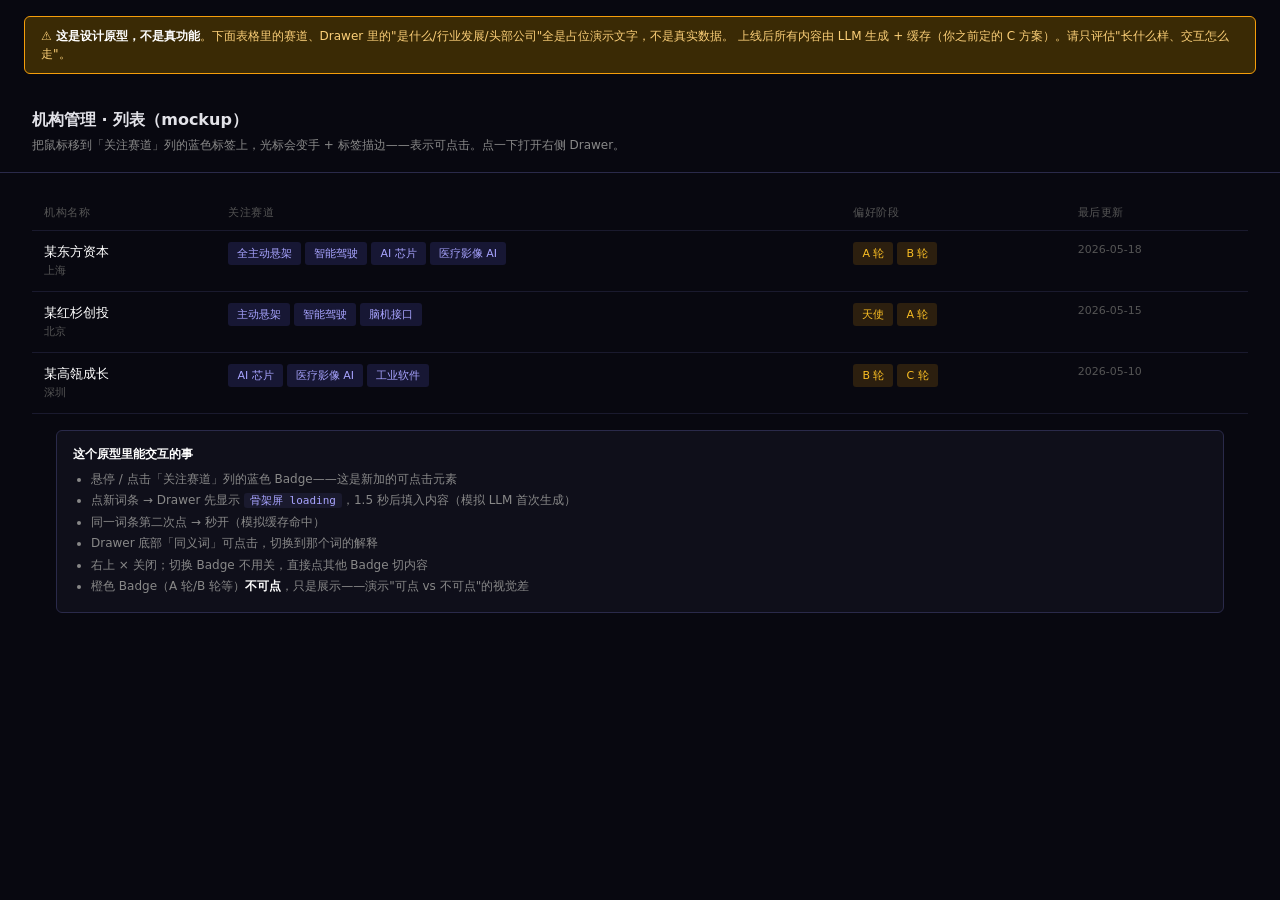
<file: docs/sector-drawer-mockup.html>
<!doctype html>
<html lang="zh-CN">
<head>
<meta charset="utf-8" />
<title>赛道词条 Drawer 原型 · fa-matching</title>
<style>
  :root {
    --bg-base:#080810; --bg-surface:#0f0f1a; --bg-elevated:#1a1a2e;
    --border:#2a2a4a; --text-primary:#e2e2e8; --text-secondary:#888888;
    --text-muted:#555555; --accent:#5b5bd6; --accent-light:#8b5cf6;
    --success:#3ecf8e; --warning:#f59e0b; --danger:#ef4444;
  }
  *,*::before,*::after{box-sizing:border-box;margin:0;padding:0}
  body{background:var(--bg-base);color:var(--text-primary);
       font-family:'Inter',-apple-system,system-ui,sans-serif;font-size:13px;line-height:1.5}
  a{color:var(--accent-light);text-decoration:none}
  a:hover{text-decoration:underline}

  .notice{background:#3a2a05;border:1px solid var(--warning);color:#fbcf78;
          padding:10px 16px;font-size:12px;margin:16px 24px;border-radius:6px}
  .notice b{color:#fff}

  header{padding:18px 32px 0;border-bottom:1px solid var(--border)}
  header h1{font-size:16px;font-weight:600;margin-bottom:4px}
  header p{color:var(--text-secondary);font-size:12px;margin-bottom:18px}

  main{padding:24px 32px;display:flex;gap:20px;align-items:flex-start;min-height:calc(100vh - 220px)}
  .listcol{flex:1;min-width:0}

  table{width:100%;border-collapse:collapse}
  th{text-align:left;padding:8px 12px;color:var(--text-muted);font-size:11px;font-weight:500;
     text-transform:uppercase;letter-spacing:.5px;border-bottom:1px solid var(--bg-elevated)}
  td{padding:11px 12px;border-bottom:1px solid var(--bg-elevated);vertical-align:top}
  td .iname{color:#fff;font-weight:500;margin-bottom:2px}
  td .iloc{color:var(--text-muted);font-size:11px}

  .badges{display:flex;flex-wrap:wrap;gap:4px}
  .badge{font-size:11px;padding:2px 8px;border-radius:3px;background:rgba(91,91,214,.18);
         color:#a8a4ff;cursor:pointer;border:1px dashed transparent;transition:all .12s ease;
         user-select:none;line-height:1.6}
  .badge:hover{background:rgba(91,91,214,.32);border-color:rgba(139,92,246,.6);color:#fff}
  .badge.amber{background:rgba(245,158,11,.15);color:#fbbf24;cursor:default}
  .badge.amber:hover{background:rgba(245,158,11,.15);border-color:transparent;color:#fbbf24}
  .badge.active{background:var(--accent);color:#fff;border-color:transparent}

  aside.drawer{width:520px;flex-shrink:0;position:sticky;top:0;align-self:flex-start;
               border:1px solid var(--border);border-radius:8px;background:var(--bg-surface);
               overflow:hidden;display:none}
  aside.drawer.open{display:block;animation:slideIn .18s ease}
  @keyframes slideIn{from{transform:translateX(12px);opacity:0}to{transform:none;opacity:1}}

  .drawer-head{padding:14px 16px 14px 20px;border-bottom:1px solid var(--border);
               display:flex;align-items:center;gap:10px}
  .drawer-head .title{font-weight:600;font-size:15px;color:#fff;flex:1;
                      overflow:hidden;text-overflow:ellipsis;white-space:nowrap}
  .drawer-head .close{background:transparent;border:none;color:var(--text-muted);
                      font-size:20px;padding:0 4px;line-height:1}
  .drawer-head .close:hover{color:#fff}

  .meta-row{padding:8px 20px;background:rgba(245,158,11,.06);border-bottom:1px solid var(--border);
            display:flex;align-items:center;gap:12px;font-size:11px;color:var(--text-secondary)}
  .meta-row .dot{width:5px;height:5px;border-radius:50%;background:var(--warning)}
  .meta-row button{background:transparent;border:1px solid var(--border);color:var(--text-secondary);
                   font-size:11px;padding:3px 10px;border-radius:4px;margin-left:auto}
  .meta-row button:hover{color:#fff;border-color:var(--accent-light)}

  .drawer-body{padding:20px;max-height:calc(100vh - 200px);overflow:auto}
  .section{margin-bottom:20px}
  .section:last-child{margin-bottom:0}
  .section h3{font-size:11px;color:var(--text-muted);text-transform:uppercase;letter-spacing:.5px;
              font-weight:500;margin-bottom:8px}
  .section p{font-size:13px;line-height:1.65;color:var(--text-primary)}
  .companies{display:flex;flex-direction:column;gap:8px}
  .company{padding:8px 10px;border:1px solid var(--bg-elevated);border-radius:6px;
           background:var(--bg-elevated)}
  .company .cname{color:#fff;font-weight:500;margin-bottom:2px;font-size:13px}
  .company .cdesc{color:var(--text-secondary);font-size:12px;line-height:1.5}
  .synonyms{display:flex;flex-wrap:wrap;gap:6px}
  .synonyms .syn{font-size:12px;padding:3px 10px;border-radius:4px;
                 background:rgba(139,92,246,.12);color:var(--accent-light);cursor:pointer;
                 border:1px solid rgba(139,92,246,.3)}
  .synonyms .syn:hover{background:rgba(139,92,246,.25);color:#fff}

  /* skeleton 骨架屏 */
  .skel{background:linear-gradient(90deg,var(--bg-elevated) 0%,rgba(91,91,214,.12) 50%,var(--bg-elevated) 100%);
        background-size:200% 100%;animation:shimmer 1.4s linear infinite;border-radius:4px}
  @keyframes shimmer{0%{background-position:200% 0}100%{background-position:-200% 0}}
  .skel.h12{height:12px}.skel.h14{height:14px}.skel.h40{height:40px}
  .skel.w40{width:40%}.skel.w60{width:60%}.skel.w80{width:80%}.skel.w100{width:100%}
  .skel-stack > *{margin-bottom:8px}

  .legend{margin:16px 24px;padding:14px 16px;background:var(--bg-surface);border:1px solid var(--border);
          border-radius:6px;font-size:12px;color:var(--text-secondary)}
  .legend b{color:#fff}
  .legend code{background:var(--bg-elevated);padding:1px 6px;border-radius:3px;font-size:11px;color:#a8a4ff}
  .legend ul{margin-top:6px;padding-left:18px;line-height:1.8}
</style>
</head>
<body>

<div class="notice">
  ⚠️ <b>这是设计原型，不是真功能</b>。下面表格里的赛道、Drawer 里的"是什么/行业发展/头部公司"全是占位演示文字，不是真实数据。
  上线后所有内容由 LLM 生成 + 缓存（你之前定的 C 方案）。请只评估"长什么样、交互怎么走"。
</div>

<header>
  <h1>机构管理 · 列表（mockup）</h1>
  <p>把鼠标移到「关注赛道」列的蓝色标签上，光标会变手 + 标签描边——表示可点击。点一下打开右侧 Drawer。</p>
</header>

<main>
  <div class="listcol">
    <table>
      <thead><tr>
        <th>机构名称</th><th>关注赛道</th><th>偏好阶段</th><th>最后更新</th>
      </tr></thead>
      <tbody>
        <tr>
          <td>
            <div class="iname">某东方资本</div>
            <div class="iloc">上海</div>
          </td>
          <td>
            <div class="badges">
              <span class="badge" data-sector="全主动悬架">全主动悬架</span>
              <span class="badge" data-sector="智能驾驶">智能驾驶</span>
              <span class="badge" data-sector="AI芯片">AI 芯片</span>
              <span class="badge" data-sector="医疗影像AI">医疗影像 AI</span>
            </div>
          </td>
          <td><div class="badges"><span class="badge amber">A 轮</span><span class="badge amber">B 轮</span></div></td>
          <td style="color:var(--text-muted);font-size:11px">2026-05-18</td>
        </tr>
        <tr>
          <td>
            <div class="iname">某红杉创投</div>
            <div class="iloc">北京</div>
          </td>
          <td>
            <div class="badges">
              <span class="badge" data-sector="主动悬架">主动悬架</span>
              <span class="badge" data-sector="智能驾驶">智能驾驶</span>
              <span class="badge" data-sector="脑机接口">脑机接口</span>
            </div>
          </td>
          <td><div class="badges"><span class="badge amber">天使</span><span class="badge amber">A 轮</span></div></td>
          <td style="color:var(--text-muted);font-size:11px">2026-05-15</td>
        </tr>
        <tr>
          <td>
            <div class="iname">某高瓴成长</div>
            <div class="iloc">深圳</div>
          </td>
          <td>
            <div class="badges">
              <span class="badge" data-sector="AI芯片">AI 芯片</span>
              <span class="badge" data-sector="医疗影像AI">医疗影像 AI</span>
              <span class="badge" data-sector="工业软件">工业软件</span>
            </div>
          </td>
          <td><div class="badges"><span class="badge amber">B 轮</span><span class="badge amber">C 轮</span></div></td>
          <td style="color:var(--text-muted);font-size:11px">2026-05-10</td>
        </tr>
      </tbody>
    </table>

    <div class="legend">
      <b>这个原型里能交互的事</b>
      <ul>
        <li>悬停 / 点击「关注赛道」列的蓝色 Badge——这是新加的可点击元素</li>
        <li>点新词条 → Drawer 先显示 <code>骨架屏 loading</code>，1.5 秒后填入内容（模拟 LLM 首次生成）</li>
        <li>同一词条第二次点 → 秒开（模拟缓存命中）</li>
        <li>Drawer 底部「同义词」可点击，切换到那个词的解释</li>
        <li>右上 × 关闭；切换 Badge 不用关，直接点其他 Badge 切内容</li>
        <li>橙色 Badge（A 轮/B 轮等）<b>不可点</b>，只是展示——演示"可点 vs 不可点"的视觉差</li>
      </ul>
    </div>
  </div>

  <aside class="drawer" id="drawer">
    <div class="drawer-head">
      <span class="title" id="d-title">—</span>
      <button class="close" onclick="closeDrawer()" aria-label="关闭">×</button>
    </div>
    <div class="meta-row">
      <span class="dot"></span>
      <span>AI 生成，仅供参考</span>
      <span>·</span>
      <span id="d-time">—</span>
      <button onclick="regen()">↻ 重新生成</button>
    </div>
    <div class="drawer-body" id="d-body"></div>
  </aside>
</main>

<script>
  // ⚠️ 全部为占位演示数据，非真实赛道介绍
  const DATA = {
    "全主动悬架": {
      desc: "全主动悬架是一种通过电控作动器实时调节车轮垂向力的悬架系统。不同于被动悬架的固定刚度阻尼，它能在毫秒级响应路面变化，主动抬升或压低车身。",
      industry: "中国市场仍处于规模化前夜，2024 年起多家自主品牌将其列为高端车型卖点。核心驱动力是消费者对智能驾驶舒适性的预期升级与电动车平台普及。供应端关键瓶颈是高功率作动器与控制算法的国产化。",
      companies: [
        ["占位公司 A", "某长三角企业，做电磁悬架作动器"],
        ["占位公司 B", "电控算法供应商，主攻软件栈"],
        ["占位公司 C", "整车厂内部供应链子公司"]
      ],
      synonyms: ["主动悬架", "电控悬架"],
      updated: "2026-04-22"
    },
    "主动悬架": {
      desc: "主动悬架是一类能根据路况动态调节车身姿态的悬架系统的统称，覆盖空气悬架、电磁悬架、全主动悬架等多个技术路线。",
      industry: "海外渗透早，国内豪车配套近三年加速。技术路线百花齐放，全主动是其中最激进的分支。",
      companies: [
        ["占位公司 D", "空气悬架龙头"],
        ["占位公司 E", "电磁悬架方向"]
      ],
      synonyms: ["全主动悬架", "空气悬架"],
      updated: "2026-04-22"
    },
    "智能驾驶": {
      desc: "智能驾驶指通过传感器、算法、执行机构让车辆在部分或全部工况下自主完成驾驶任务，按 L0-L5 分级。目前量产车多在 L2/L2+ 之间。",
      industry: "国内 2024-2025 渐进式辅助驾驶高歌猛进，城市 NOA 成为车型 PK 关键词。Robotaxi 在多个城市开始无人化运营。投资重点正从感知硬件转向数据闭环和端到端模型。",
      companies: [
        ["占位公司 F", "城市 NOA 算法供应商"],
        ["占位公司 G", "Robotaxi 平台运营商"],
        ["占位公司 H", "传感器（激光雷达）方向"]
      ],
      synonyms: ["自动驾驶", "智驾"],
      updated: "2026-05-02"
    },
    "AI芯片": {
      desc: "AI 芯片是为深度学习推理和训练优化的专用集成电路，包括 GPU、NPU、TPU 等多种形态。区别于通用 CPU 的关键在于大规模并行矩阵运算单元。",
      industry: "训练侧海外双寡头格局明显，推理侧国产 NPU 在端侧与边缘场景突围。2024 年起大模型推理芯片成为新热点，能效比成为关键指标。",
      companies: [
        ["占位公司 I", "云端训练 GPU 方向"],
        ["占位公司 J", "端侧 NPU 方向"],
        ["占位公司 K", "边缘推理盒子"]
      ],
      synonyms: ["AI 加速器", "智算芯片"],
      updated: "2026-05-08"
    },
    "医疗影像AI": {
      desc: "医疗影像 AI 是用深度学习辅助分析 CT/MRI/X 光等影像的技术，应用包括病灶识别、勾画、量化与诊断辅助。",
      industry: "中国是全球医疗影像 AI 商业化最快的市场之一，三类证持有数量逐年攀升。盈利模式正从单点工具向影像云平台演进。",
      companies: [
        ["占位公司 L", "肺结节 AI 三类证"],
        ["占位公司 M", "心血管影像 AI"],
        ["占位公司 N", "病理 AI 方向"]
      ],
      synonyms: ["医学影像 AI"],
      updated: "2026-04-30"
    },
    "脑机接口": {
      desc: "脑机接口通过电极采集大脑神经信号并解码，让人脑与外部设备直接交互，分侵入式、半侵入式、非侵入式。",
      industry: "海外侵入式头部企业完成首例人体植入。国内多家企业聚焦非侵入和半侵入路线，临床试验逐步铺开。",
      companies: [
        ["占位公司 O", "非侵入消费级方向"],
        ["占位公司 P", "侵入式医疗方向"]
      ],
      synonyms: ["BCI", "脑机融合"],
      updated: "2026-03-15"
    },
    "工业软件": {
      desc: "工业软件指服务于工业研发、生产、运营全流程的软件，包括 CAD/CAE/EDA/MES/PLM 等品类。",
      industry: "国产替代是长期主线，研发设计类（CAD/CAE/EDA）国产化率最低、机会最大；生产管理类竞争更激烈。",
      companies: [
        ["占位公司 Q", "国产 CAE 软件"],
        ["占位公司 R", "工业 MES 平台"]
      ],
      synonyms: ["工业软件平台"],
      updated: "2026-04-12"
    }
  };

  const cache = new Set();  // 模拟"已生成过的词条"，下次点击秒开

  function openDrawer(name) {
    const drawer = document.getElementById('drawer');
    drawer.classList.add('open');
    document.getElementById('d-title').textContent = name;

    // 高亮当前选中的 Badge
    document.querySelectorAll('.badge').forEach(b => {
      b.classList.toggle('active', b.dataset.sector === name);
    });

    if (!DATA[name]) {
      renderMissing(name);
      return;
    }

    if (cache.has(name)) {
      renderContent(name);
    } else {
      renderSkeleton();
      setTimeout(() => {
        cache.add(name);
        renderContent(name);
      }, 1500);
    }
  }

  function closeDrawer() {
    document.getElementById('drawer').classList.remove('open');
    document.querySelectorAll('.badge.active').forEach(b => b.classList.remove('active'));
  }

  function regen() {
    const title = document.getElementById('d-title').textContent;
    if (!title || title === '—') return;
    cache.delete(title);
    openDrawer(title);
  }

  function renderSkeleton() {
    document.getElementById('d-time').textContent = '生成中…';
    document.getElementById('d-body').innerHTML = `
      <div class="section">
        <h3>是什么</h3>
        <div class="skel-stack">
          <div class="skel h14 w100"></div>
          <div class="skel h14 w100"></div>
          <div class="skel h14 w60"></div>
        </div>
      </div>
      <div class="section">
        <h3>行业发展</h3>
        <div class="skel-stack">
          <div class="skel h14 w100"></div>
          <div class="skel h14 w80"></div>
          <div class="skel h14 w100"></div>
        </div>
      </div>
      <div class="section">
        <h3>头部公司</h3>
        <div class="skel-stack">
          <div class="skel h40 w100"></div>
          <div class="skel h40 w100"></div>
        </div>
      </div>
    `;
  }

  function renderContent(name) {
    const d = DATA[name];
    document.getElementById('d-time').textContent = '上次生成 ' + d.updated;
    document.getElementById('d-body').innerHTML = `
      <div class="section">
        <h3>是什么</h3>
        <p>${d.desc}</p>
      </div>
      <div class="section">
        <h3>行业发展</h3>
        <p>${d.industry}</p>
      </div>
      <div class="section">
        <h3>头部公司</h3>
        <div class="companies">
          ${d.companies.map(([n,desc]) => `
            <div class="company">
              <div class="cname">${n}</div>
              <div class="cdesc">${desc}</div>
            </div>
          `).join('')}
        </div>
      </div>
      ${d.synonyms && d.synonyms.length ? `
      <div class="section">
        <h3>同义词候选（LLM 给出，可点跳转）</h3>
        <div class="synonyms">
          ${d.synonyms.map(s => `<span class="syn" data-jump="${s}">${s}</span>`).join('')}
        </div>
      </div>` : ''}
    `;
    // 绑定同义词点击
    document.querySelectorAll('.syn').forEach(el => {
      el.addEventListener('click', () => openDrawer(el.dataset.jump));
    });
  }

  function renderMissing(name) {
    document.getElementById('d-time').textContent = '无缓存数据';
    document.getElementById('d-body').innerHTML = `
      <p style="color:var(--text-muted)">这个词在 mockup 里没准备数据，但在真实环境会触发首次生成。</p>
    `;
  }

  // 绑定 Badge 点击
  document.querySelectorAll('.badge[data-sector]').forEach(b => {
    b.addEventListener('click', () => openDrawer(b.dataset.sector));
  });
</script>
</body>
</html>
</file>
